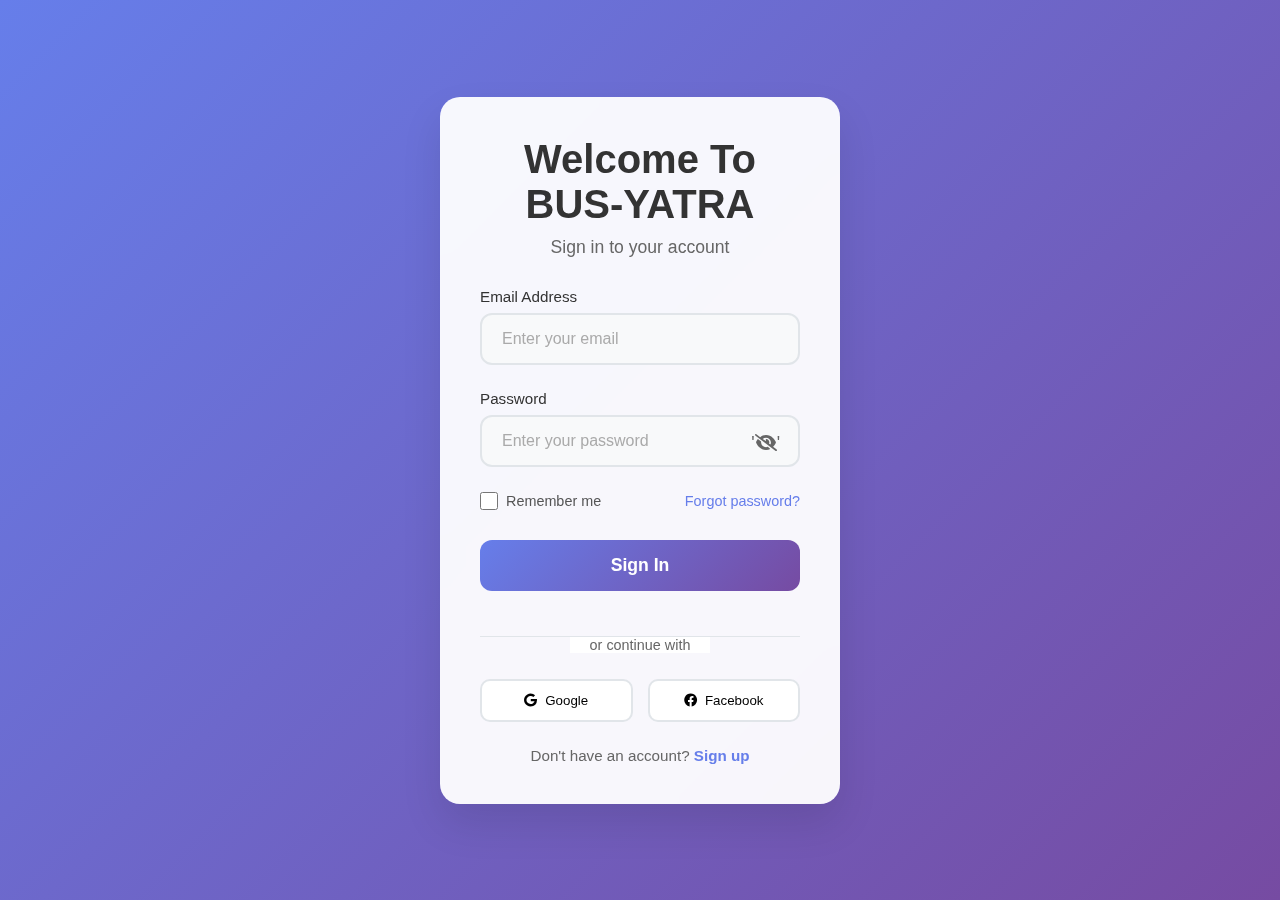
<file: sing_in.html>
<!DOCTYPE html>
<html lang="en">
<head>
    <meta charset="UTF-8">
    <meta name="viewport" content="width=device-width, initial-scale=1.0">
    <title>Sign In</title>
     
     <link rel="stylesheet" href="https://cdnjs.cloudflare.com/ajax/libs/font-awesome/6.0.0-beta3/css/all.min.css">
    <style>
        * {
            margin: 0;
            padding: 0;
            box-sizing: border-box;
        }

        body {
            font-family: 'Segoe UI', Tahoma, Geneva, Verdana, sans-serif;
            background: linear-gradient(135deg, #667eea 0%, #764ba2 100%);
            min-height: 100vh;
            display: flex;
            align-items: center;
            justify-content: center;
            padding: 20px;
        }

        .signin-container {
            background: rgba(255, 255, 255, 0.95);
            backdrop-filter: blur(10px);
            border-radius: 20px;
            padding: 40px;
            box-shadow: 0 20px 40px rgba(0, 0, 0, 0.1);
            width: 100%;
            max-width: 400px;
            animation: slideUp 0.6s ease-out;
        }

        @keyframes slideUp {
            from {
                opacity: 0;
                transform: translateY(30px);
            }
            to {
                opacity: 1;
                transform: translateY(0);
            }
        }

        .logo {
            text-align: center;
            margin-bottom: 30px;
        }

        .logo h1 {
            color: #333;
            font-size: 2.5em;
            font-weight: 700;
            margin-bottom: 10px;
        }

        .logo p {
            color: #666;
            font-size: 1.1em;
        }

        .form-group {
            margin-bottom: 25px;
            position: relative;
        }

        .form-group label {
            display: block;
            margin-bottom: 8px;
            color: #333;
            font-weight: 500;
            font-size: 0.95em;
        }

        .form-group input {
            width: 100%;
            padding: 15px 20px;
            border: 2px solid #e1e5e9;
            border-radius: 12px;
            font-size: 1em;
            transition: all 0.3s ease;
            background: #f8f9fa;
        }

        .form-group input:focus {
            outline: none;
            border-color: #667eea;
            background: white;
            box-shadow: 0 0 0 3px rgba(102, 126, 234, 0.1);
            transform: translateY(-2px);
        }

        .form-group input::placeholder {
            color: #aaa;
        }

        .password-toggle {
            position: absolute;
            right: 15px;
            top: 70%;
            transform: translateY(-50%);
            background: none;
            border: none;
            cursor: pointer;
            color: #666;
            font-size: 1.1em;
            padding: 5px;
            border-radius: 4px;
            transition: color 0.3s ease;
        }

        .password-toggle:hover {
            color: #667eea;
        }

        .remember-forgot {
            display: flex;
            justify-content: space-between;
            align-items: center;
            margin-bottom: 30px;
        }

        .remember-me {
            display: flex;
            align-items: center;
            gap: 8px;
        }

        .remember-me input[type="checkbox"] {
            width: 18px;
            height: 18px;
            accent-color: #667eea;
        }

        .remember-me label {
            color: #555;
            font-size: 0.9em;
            cursor: pointer;
        }

        .forgot-password {
            color: #667eea;
            text-decoration: none;
            font-size: 0.9em;
            font-weight: 500;
            transition: color 0.3s ease;
        }

        .forgot-password:hover {
            color: #5a6fd8;
            text-decoration: underline;
        }

        .signin-btn {
            width: 100%;
            padding: 15px;
            background: linear-gradient(135deg, #667eea 0%, #764ba2 100%);
            color: white;
            border: none;
            border-radius: 12px;
            font-size: 1.1em;
            font-weight: 600;
            cursor: pointer;
            transition: all 0.3s ease;
            margin-bottom: 20px;
        }

        .signin-btn:hover {
            transform: translateY(-2px);
            box-shadow: 0 10px 25px rgba(102, 126, 234, 0.3);
        }

        .signin-btn:active {
            transform: translateY(0);
        }

        .divider {
            text-align: center;
            margin: 25px 0;
            position: relative;
            color: #666;
        }

        .divider::before {
            content: '';
            position: absolute;
            top: 0%;
            left: 0;
            right: 0;
            height: 1px;
            background: #e1e5e9;
        }

        .divider span {
            background: rgba(255, 255, 255, 0.95);
            padding: 0 20px;
            font-size: 0.9em;
        }

        .social-signin {
            display: flex;
            gap: 15px;
            margin-bottom: 25px;
        }

        .social-btn {
            flex: 1;
            padding: 12px;
            border: 2px solid #e1e5e9;
            border-radius: 10px;
            background: white;
            cursor: pointer;
            transition: all 0.3s ease;
            display: flex;
            align-items: center;
            justify-content: center;
            gap: 8px;
            font-weight: 500;
        }

        .social-btn:hover {
            border-color: #667eea;
            transform: translateY(-2px);
            box-shadow: 0 5px 15px rgba(0, 0, 0, 0.1);
        }

        .signup-link {
            text-align: center;
            color: #666;
            font-size: 0.95em;
        }

        .signup-link a {
            color: #667eea;
            text-decoration: none;
            font-weight: 600;
        }

        .signup-link a:hover {
            text-decoration: underline;
        }

        @media (max-width: 480px) {
            .signin-container {
                padding: 30px 25px;
            }
            
            .logo h1 {
                font-size: 2em;
            }
            
            .social-signin {
                flex-direction: column;
            }
        }
    </style>
</head>
<body>
    <div class="signin-container">
        <div class="logo">
            <h1>Welcome To BUS-YATRA</h1>
            <p>Sign in to your account</p>
        </div>

        <form id="signinForm">
            <div class="form-group">
                <label for="email">Email Address</label>
                <input type="email" id="email" name="email" placeholder="Enter your email" required>
            </div>

            <div class="form-group">
                <label for="password">Password</label>
                <input type="password" id="password" name="password" placeholder="Enter your password" required>
                <button type="button" class="password-toggle" onclick="togglePassword()">'<i class="fa-solid fa-eye-slash"></i>' </button>
            </div>

            <div class="remember-forgot">
                <div class="remember-me">
                    <input type="checkbox" id="remember" name="remember">
                    <label for="remember">Remember me</label>
                </div>
                <a href="#" class="forgot-password">Forgot password?</a>
            </div>

            <button type="submit" class="signin-btn">Sign In</button>
        </form>

        <div class="divider">
            <span>or continue with</span>
        </div>

        <div class="social-signin">
            <button class="social-btn" onclick="socialSignin('google')">
                <span><i class="fa-brands fa-google"></i></span>
                Google
            </button>
            <button class="social-btn" onclick="socialSignin('facebook')">
                <span><i class="fa-brands fa-facebook"></i></span>
                Facebook
            </button>
        </div>

        <div class="signup-link">
            Don't have an account? <a href="#">Sign up</a>
        </div>
    </div>

    <script>
        function togglePassword() {
            const passwordInput = document.getElementById('password');
            const toggleBtn = document.querySelector('.password-toggle');
            
            if (passwordInput.type === 'password') {
                passwordInput.type = 'text';
                toggleBtn.innerHTML = '<i class="fa-solid fa-eye"></i>';
            } else {
                passwordInput.type = 'password';
                toggleBtn.innerHTML = '<i class="fa-solid fa-eye-slash"></i>' ;
            }
        }

        function socialSignin(provider) {
            alert(`Sign in with ${provider} clicked!`);
        }

        document.getElementById('signinForm').addEventListener('submit', function(e) {
            e.preventDefault();
            
            const email = document.getElementById('email').value;
            const password = document.getElementById('password').value;
            
            if (email && password) {
                alert('Sign in successful! (This is a demo)');
            }
        });

        // Add input animation effects
        document.querySelectorAll('input').forEach(input => {
            input.addEventListener('focus', function() {
                this.parentElement.style.transform = 'scale(1.02)';
            });
            
            input.addEventListener('blur', function() {
                this.parentElement.style.transform = 'scale(1)';
            });
        });
    </script>
</body>
</html>
</file>
